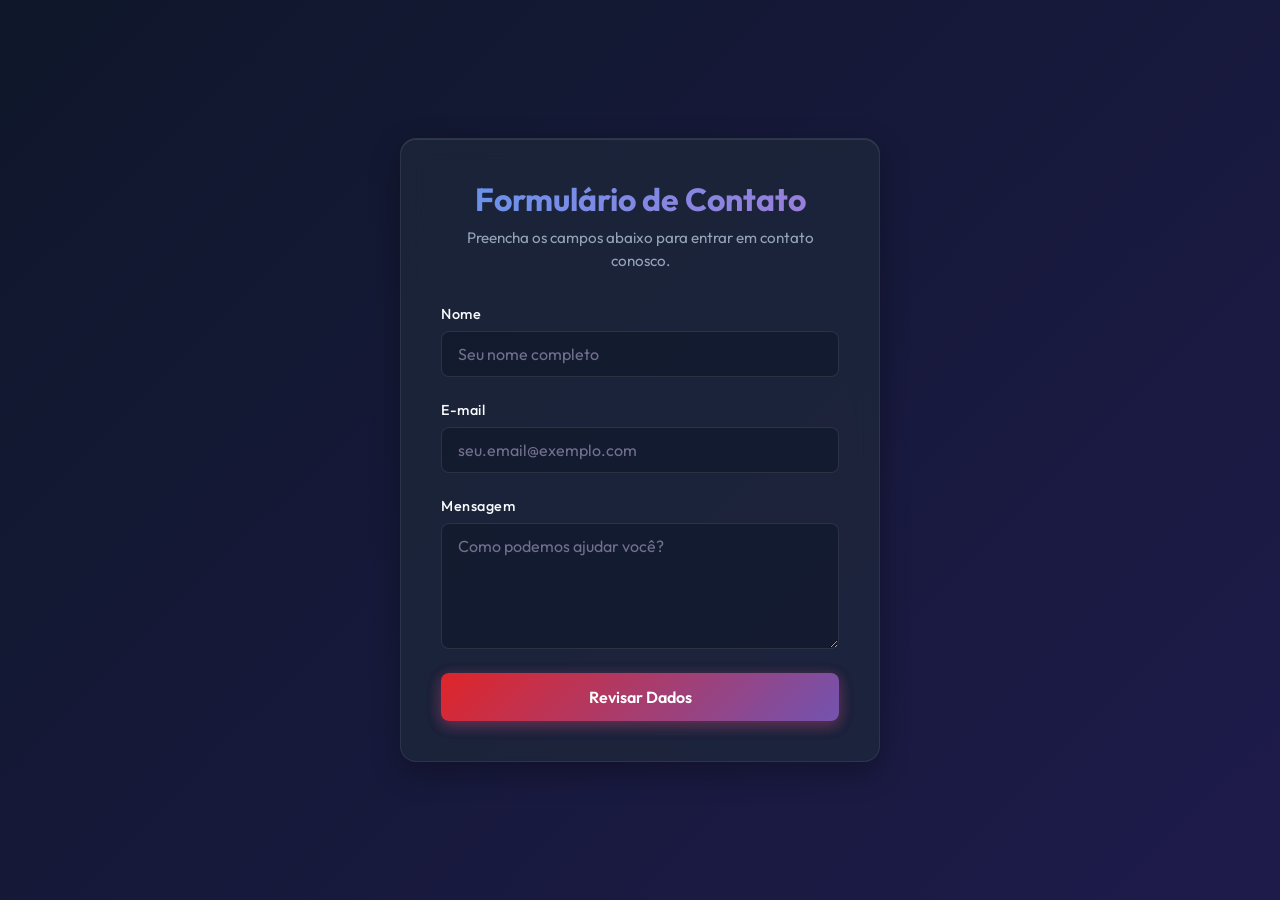
<file: N26203G/aula08a/index.html>
<!DOCTYPE html>
<html lang="pt-BR">
<head>
    <meta charset="UTF-8">
    <meta name="viewport" content="width=device-width, initial-scale=1.0">
    <title>Formulário de Contato</title>
    <!-- Google Fonts for Outfit modern typography -->
    <link rel="preconnect" href="https://fonts.googleapis.com">
    <link rel="preconnect" href="https://fonts.gstatic.com" crossorigin>
    <link href="https://fonts.googleapis.com/css2?family=Outfit:wght@300;400;500;600;700&display=swap" rel="stylesheet">
    <!-- Link to external CSS stylesheet -->
    <link rel="stylesheet" href="style.css">
</head>
<body>

    <!-- ══════════════════════════════════════
         TELA 1: Formulário de Contato
    ══════════════════════════════════════ -->
    <main class="form-container" id="tela-formulario">
        <form id="form-contato" aria-labelledby="form-title" novalidate>
            <h1 id="form-title">Formulário de Contato</h1>
            <p class="form-subtitle">Preencha os campos abaixo para entrar em contato conosco.</p>

            <div class="input-group">
                <label for="nome">Nome</label>
                <input type="text" id="nome" name="nome" autocomplete="name" required placeholder="Seu nome completo">
            </div>

            <div class="input-group">
                <label for="email">E-mail</label>
                <input type="email" id="email" name="email" autocomplete="email" required placeholder="seu.email@exemplo.com">
            </div>

            <div class="input-group">
                <label for="mensagem">Mensagem</label>
                <textarea id="mensagem" name="mensagem" rows="5" required placeholder="Como podemos ajudar você?"></textarea>
            </div>

            <button type="submit" id="btn-enviar">Revisar Dados</button>
        </form>
    </main>

    <!-- ══════════════════════════════════════
         TELA 2: Revisão dos Dados
    ══════════════════════════════════════ -->
    <main class="form-container hidden" id="tela-revisao">
        <h1 class="review-title">Revise seus Dados</h1>
        <p class="form-subtitle">Confirme as informações antes de enviar.</p>

        <div class="review-card">
            <div class="review-item">
                <span class="review-label">Nome</span>
                <span class="review-value" id="rev-nome"></span>
            </div>
            <div class="review-item">
                <span class="review-label">E-mail</span>
                <span class="review-value" id="rev-email"></span>
            </div>
            <div class="review-item">
                <span class="review-label">Mensagem</span>
                <span class="review-value" id="rev-mensagem"></span>
            </div>
        </div>

        <div class="button-group">
            <button type="button" id="btn-confirmar">✔ Confirmar e Enviar</button>
            <button type="button" id="btn-voltar-form" class="btn-secondary">← Voltar ao Formulário</button>
        </div>
    </main>

    <!-- ══════════════════════════════════════
         TELA 3: Confirmação de Envio
    ══════════════════════════════════════ -->
    <main class="form-container hidden" id="tela-sucesso">
        <div class="success-icon">✔</div>
        <h1 class="success-title">Dados Enviados!</h1>
        <p class="form-subtitle">Sua mensagem foi enviada com sucesso.<br>Entraremos em contato em breve.</p>

        <button type="button" id="btn-novo-envio">+ Enviar Novos Dados</button>
    </main>

    <!-- Link para o arquivo JavaScript -->
    <script src="formulario.js"></script>
</body>
</html>
</file>
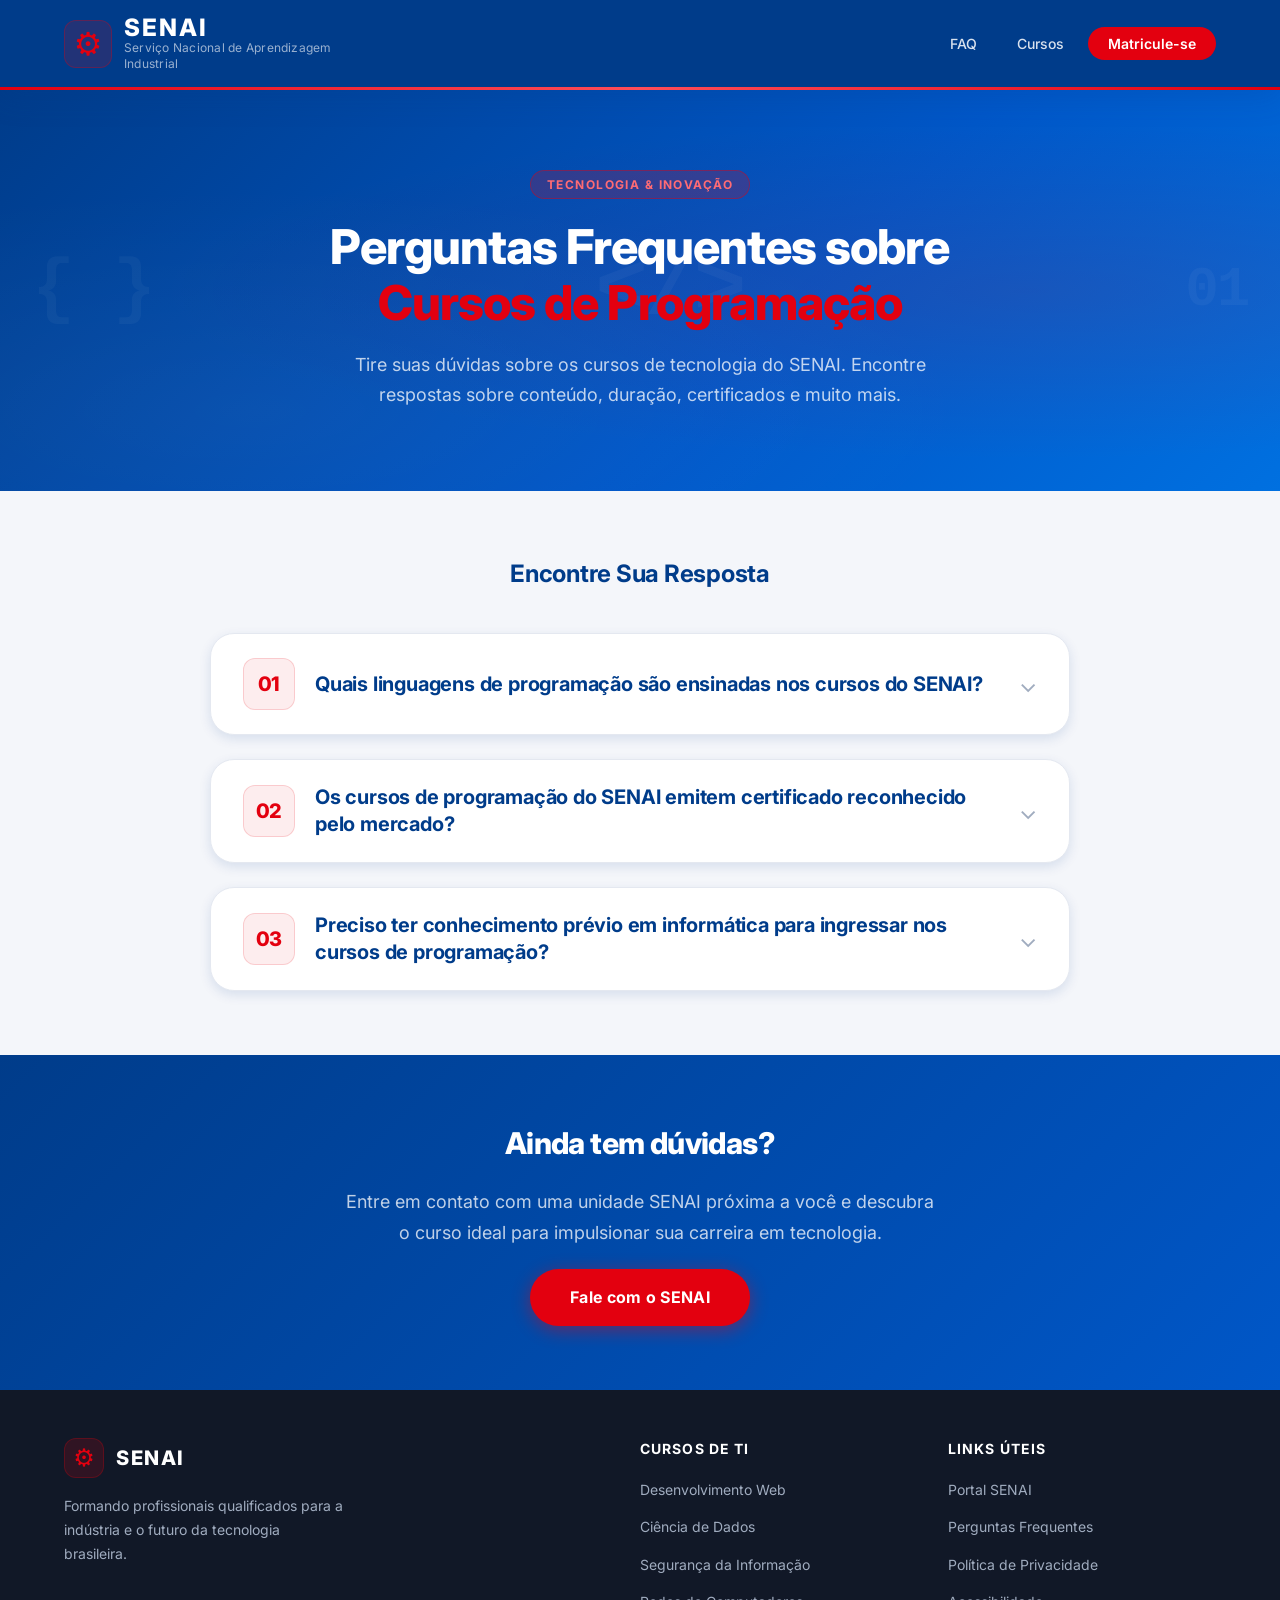
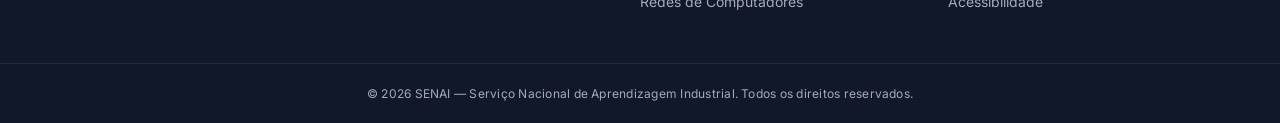
<file: N26203G/aula08exc/index.html>
<!DOCTYPE html>
<html lang="pt-BR">

<head>
  <meta charset="UTF-8" />
  <meta name="viewport" content="width=device-width, initial-scale=1.0" />
  <meta name="description"
    content="Perguntas Frequentes sobre os cursos de programação do SENAI. Tire suas dúvidas sobre tecnologia, matrículas e certificações." />
  <title>FAQ — Cursos de Programação | SENAI</title>

  <!-- Google Fonts -->
  <link rel="preconnect" href="https://fonts.googleapis.com" />
  <link rel="preconnect" href="https://fonts.gstatic.com" crossorigin />
  <link
    href="https://fonts.googleapis.com/css2?family=Inter:wght@400;500;600;700;800&display=swap"
    rel="stylesheet" />

  <link rel="stylesheet" href="style.css" />
</head>

<body>

  <!-- ===================== HEADER ===================== -->
  <header class="site-header" role="banner">
    <div class="header-container">

      <!-- Logotipo / Identidade -->
      <div class="header-brand">
        <div class="brand-logo" aria-label="Logo SENAI">
          <span class="logo-icon" aria-hidden="true">⚙</span>
          <div class="logo-text">
            <span class="logo-title">SENAI</span>
            <span class="logo-sub">Serviço Nacional de Aprendizagem Industrial</span>
          </div>
        </div>
      </div>

      <!-- Navegação principal -->
      <nav class="header-nav" aria-label="Navegação principal">
        <ul class="nav-list" role="list">
          <li><a href="#faq" class="nav-link">FAQ</a></li>
          <li><a href="#cursos" class="nav-link">Cursos</a></li>
          <li><a href="#contato" class="nav-link nav-link--cta">Matricule-se</a></li>
        </ul>
      </nav>

    </div>

    <!-- Barra de destaque vermelha decorativa -->
    <div class="header-accent" aria-hidden="true"></div>
  </header>

  <!-- ===================== MAIN ===================== -->
  <main id="faq" role="main">

    <!-- Hero / Introdução -->
    <section class="hero" aria-labelledby="hero-title">
      <div class="hero-container">
        <div class="hero-badge">Tecnologia &amp; Inovação</div>
        <h1 id="hero-title" class="hero-title">
          Perguntas Frequentes sobre<br />
          <span class="hero-highlight">Cursos de Programação</span>
        </h1>
        <p class="hero-description">
          Tire suas dúvidas sobre os cursos de tecnologia do SENAI. Encontre
          respostas sobre conteúdo, duração, certificados e muito mais.
        </p>
      </div>
      <div class="hero-decoration" aria-hidden="true">
        <span>{ }</span>
        <span>&lt;/&gt;</span>
        <span>01</span>
      </div>
    </section>

    <!-- =================== SEÇÃO FAQ =================== -->
    <section class="faq-section" aria-labelledby="faq-section-title">
      <div class="faq-container">

        <h2 id="faq-section-title" class="faq-section-title">
          Encontre Sua Resposta
        </h2>

        <!-- -------- FAQ ITEM 1 -------- -->
        <article class="faq-card" id="faq-1">

          <!-- Botão clicável: exibe a pergunta e controla o acordeão -->
          <button
            class="faq-card__toggle"
            id="faq-btn-1"
            aria-expanded="false"
            aria-controls="faq-body-1">
            <div class="faq-card__toggle-left">
              <div class="faq-card__number" aria-hidden="true">01</div>
              <h3 class="faq-card__question">
                Quais linguagens de programação são ensinadas nos cursos do SENAI?
              </h3>
            </div>
            <span class="faq-card__chevron" aria-hidden="true">&#8964;</span>
          </button>

          <!-- Corpo recolhível: resposta + feedback -->
          <div class="faq-card__body" id="faq-body-1" role="region" aria-labelledby="faq-btn-1">
            <div class="faq-card__body-inner">
              <p class="faq-card__answer">
                O SENAI oferece cursos que abrangem as principais linguagens do mercado.
                Dependendo do curso escolhido, você aprenderá <strong>HTML, CSS e JavaScript</strong>
                para desenvolvimento web, <strong>Python</strong> para ciência de dados e automação,
                <strong>Java</strong> para desenvolvimento corporativo, além de <strong>SQL</strong>
                para banco de dados. Os cursos são estruturados para ensinar tanto os fundamentos
                quanto as aplicações práticas, preparando você para as demandas reais do setor
                industrial e de serviços.
              </p>

              <div class="faq-card__feedback" aria-label="Avalie esta resposta">
                <span class="feedback-label">Esta resposta foi útil?</span>
                <div class="feedback-actions">
                  <button
                    class="btn-feedback btn-feedback--like"
                    id="like-1"
                    data-faq="1"
                    data-action="like"
                    aria-label="Curtir resposta 1"
                    title="Curtir">
                    <span class="btn-feedback__icon" aria-hidden="true">👍</span>
                    <span class="btn-feedback__count" aria-live="polite">0</span>
                  </button>
                  <button
                    class="btn-feedback btn-feedback--dislike"
                    id="dislike-1"
                    data-faq="1"
                    data-action="dislike"
                    aria-label="Descurtir resposta 1"
                    title="Descurtir">
                    <span class="btn-feedback__icon" aria-hidden="true">👎</span>
                    <span class="btn-feedback__count" aria-live="polite">0</span>
                  </button>
                </div>
              </div>
            </div>
          </div>

        </article>

        <!-- -------- FAQ ITEM 2 -------- -->
        <article class="faq-card" id="faq-2">

          <button
            class="faq-card__toggle"
            id="faq-btn-2"
            aria-expanded="false"
            aria-controls="faq-body-2">
            <div class="faq-card__toggle-left">
              <div class="faq-card__number" aria-hidden="true">02</div>
              <h3 class="faq-card__question">
                Os cursos de programação do SENAI emitem certificado reconhecido pelo mercado?
              </h3>
            </div>
            <span class="faq-card__chevron" aria-hidden="true">&#8964;</span>
          </button>

          <div class="faq-card__body" id="faq-body-2" role="region" aria-labelledby="faq-btn-2">
            <div class="faq-card__body-inner">
              <p class="faq-card__answer">
                Sim! Todos os cursos do SENAI emitem <strong>certificado de qualificação
                profissional</strong>, amplamente reconhecido pelo mercado de trabalho em todo
                o Brasil. Os cursos técnicos, por serem regulamentados pelo <strong>MEC
                (Ministério da Educação)</strong>, emitem diplomas de nível técnico com validade
                nacional. Além disso, o SENAI possui convênios com empresas parceiras que
                frequentemente recrutam diretamente de sua base de alunos, o que aumenta
                significativamente as chances de inserção no mercado após a conclusão do curso.
              </p>

              <div class="faq-card__feedback" aria-label="Avalie esta resposta">
                <span class="feedback-label">Esta resposta foi útil?</span>
                <div class="feedback-actions">
                  <button
                    class="btn-feedback btn-feedback--like"
                    id="like-2"
                    data-faq="2"
                    data-action="like"
                    aria-label="Curtir resposta 2"
                    title="Curtir">
                    <span class="btn-feedback__icon" aria-hidden="true">👍</span>
                    <span class="btn-feedback__count" aria-live="polite">0</span>
                  </button>
                  <button
                    class="btn-feedback btn-feedback--dislike"
                    id="dislike-2"
                    data-faq="2"
                    data-action="dislike"
                    aria-label="Descurtir resposta 2"
                    title="Descurtir">
                    <span class="btn-feedback__icon" aria-hidden="true">👎</span>
                    <span class="btn-feedback__count" aria-live="polite">0</span>
                  </button>
                </div>
              </div>
            </div>
          </div>

        </article>

        <!-- -------- FAQ ITEM 3 -------- -->
        <article class="faq-card" id="faq-3">

          <button
            class="faq-card__toggle"
            id="faq-btn-3"
            aria-expanded="false"
            aria-controls="faq-body-3">
            <div class="faq-card__toggle-left">
              <div class="faq-card__number" aria-hidden="true">03</div>
              <h3 class="faq-card__question">
                Preciso ter conhecimento prévio em informática para ingressar nos cursos de programação?
              </h3>
            </div>
            <span class="faq-card__chevron" aria-hidden="true">&#8964;</span>
          </button>

          <div class="faq-card__body" id="faq-body-3" role="region" aria-labelledby="faq-btn-3">
            <div class="faq-card__body-inner">
              <p class="faq-card__answer">
                Não é obrigatório ter experiência anterior em programação para a maioria dos
                cursos introdutórios do SENAI. Os cursos de <strong>nível básico</strong>, como
                "Introdução à Programação" e "Desenvolvimento Web", foram criados para quem está
                começando do zero e ensinam desde o funcionamento básico de um computador até
                a lógica de programação. Para cursos <strong>técnicos ou de especialização</strong>,
                pode ser exigido o ensino médio completo ou algum conhecimento específico. É
                recomendado verificar os pré-requisitos de cada curso diretamente no site
                oficial ou em uma unidade SENAI próxima a você.
              </p>

              <div class="faq-card__feedback" aria-label="Avalie esta resposta">
                <span class="feedback-label">Esta resposta foi útil?</span>
                <div class="feedback-actions">
                  <button
                    class="btn-feedback btn-feedback--like"
                    id="like-3"
                    data-faq="3"
                    data-action="like"
                    aria-label="Curtir resposta 3"
                    title="Curtir">
                    <span class="btn-feedback__icon" aria-hidden="true">👍</span>
                    <span class="btn-feedback__count" aria-live="polite">0</span>
                  </button>
                  <button
                    class="btn-feedback btn-feedback--dislike"
                    id="dislike-3"
                    data-faq="3"
                    data-action="dislike"
                    aria-label="Descurtir resposta 3"
                    title="Descurtir">
                    <span class="btn-feedback__icon" aria-hidden="true">👎</span>
                    <span class="btn-feedback__count" aria-live="polite">0</span>
                  </button>
                </div>
              </div>
            </div>
          </div>

        </article>

      </div><!-- /.faq-container -->
    </section>

    <!-- Chamada para ação -->
    <section class="cta-section" id="cursos" aria-labelledby="cta-title">
      <div class="cta-container">
        <h2 id="cta-title" class="cta-title">Ainda tem dúvidas?</h2>
        <p class="cta-description">
          Entre em contato com uma unidade SENAI próxima a você e descubra o curso
          ideal para impulsionar sua carreira em tecnologia.
        </p>
        <a href="#contato" class="btn-primary" id="cta-btn">Fale com o SENAI</a>
      </div>
    </section>

  </main>

  <!-- ===================== FOOTER ===================== -->
  <footer class="site-footer" id="contato" role="contentinfo">
    <div class="footer-container">

      <!-- Coluna: Identidade -->
      <div class="footer-col footer-col--brand">
        <div class="footer-brand">
          <span class="logo-icon" aria-hidden="true">⚙</span>
          <span class="logo-title">SENAI</span>
        </div>
        <p class="footer-brand-desc">
          Formando profissionais qualificados para a indústria e o futuro da tecnologia brasileira.
        </p>
      </div>

      <!-- Coluna: Cursos -->
      <div class="footer-col">
        <h3 class="footer-col__title">Cursos de TI</h3>
        <ul class="footer-list" role="list">
          <li><a href="#" class="footer-link">Desenvolvimento Web</a></li>
          <li><a href="#" class="footer-link">Ciência de Dados</a></li>
          <li><a href="#" class="footer-link">Segurança da Informação</a></li>
          <li><a href="#" class="footer-link">Redes de Computadores</a></li>
        </ul>
      </div>

      <!-- Coluna: Links úteis -->
      <div class="footer-col">
        <h3 class="footer-col__title">Links Úteis</h3>
        <ul class="footer-list" role="list">
          <li><a href="https://www.senai.br" class="footer-link" target="_blank" rel="noopener noreferrer">Portal SENAI</a></li>
          <li><a href="#faq" class="footer-link">Perguntas Frequentes</a></li>
          <li><a href="#" class="footer-link">Política de Privacidade</a></li>
          <li><a href="#" class="footer-link">Acessibilidade</a></li>
        </ul>
      </div>

    </div>

    <!-- Linha de Copyright -->
    <div class="footer-bottom">
      <p class="footer-copyright">
        &copy; <span id="footer-year"></span> SENAI — Serviço Nacional de Aprendizagem Industrial.
        Todos os direitos reservados.
      </p>
    </div>
  </footer>

  <script src="faq.js"></script>
</body>

</html>
</file>
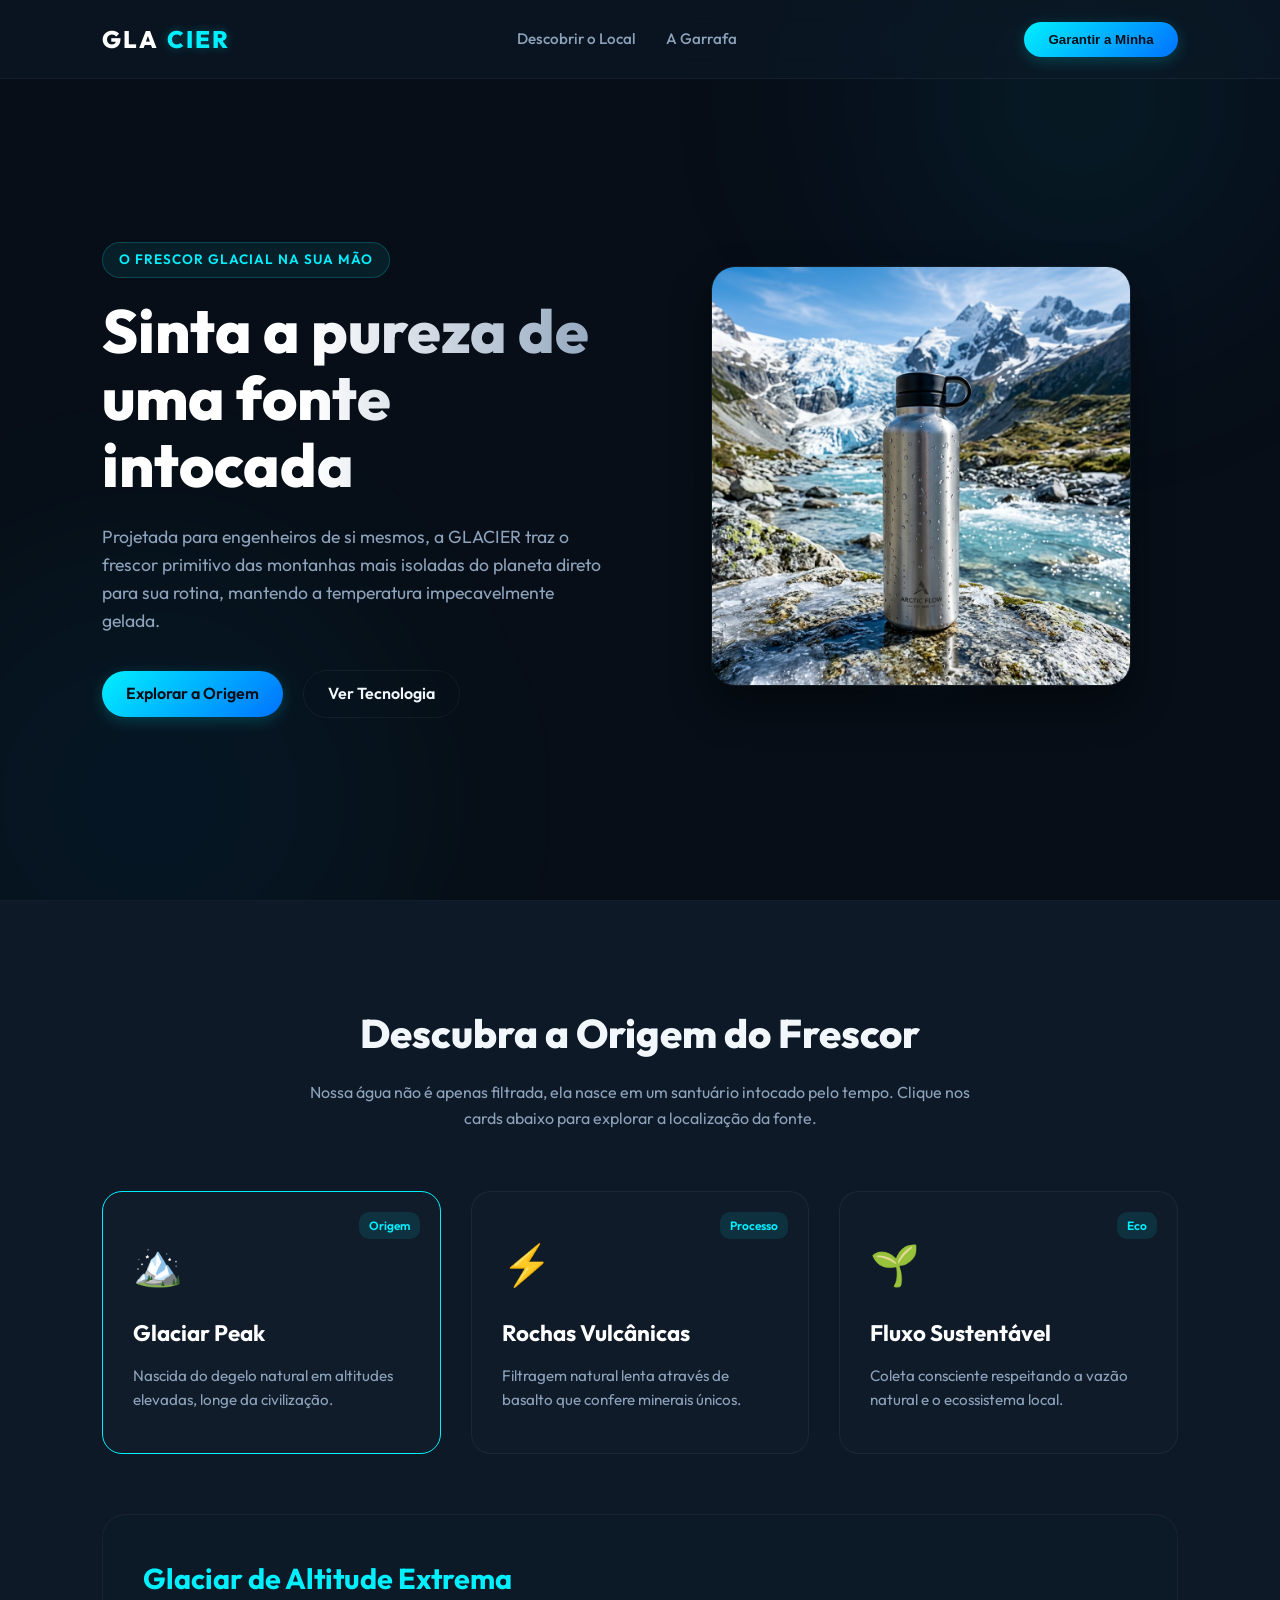
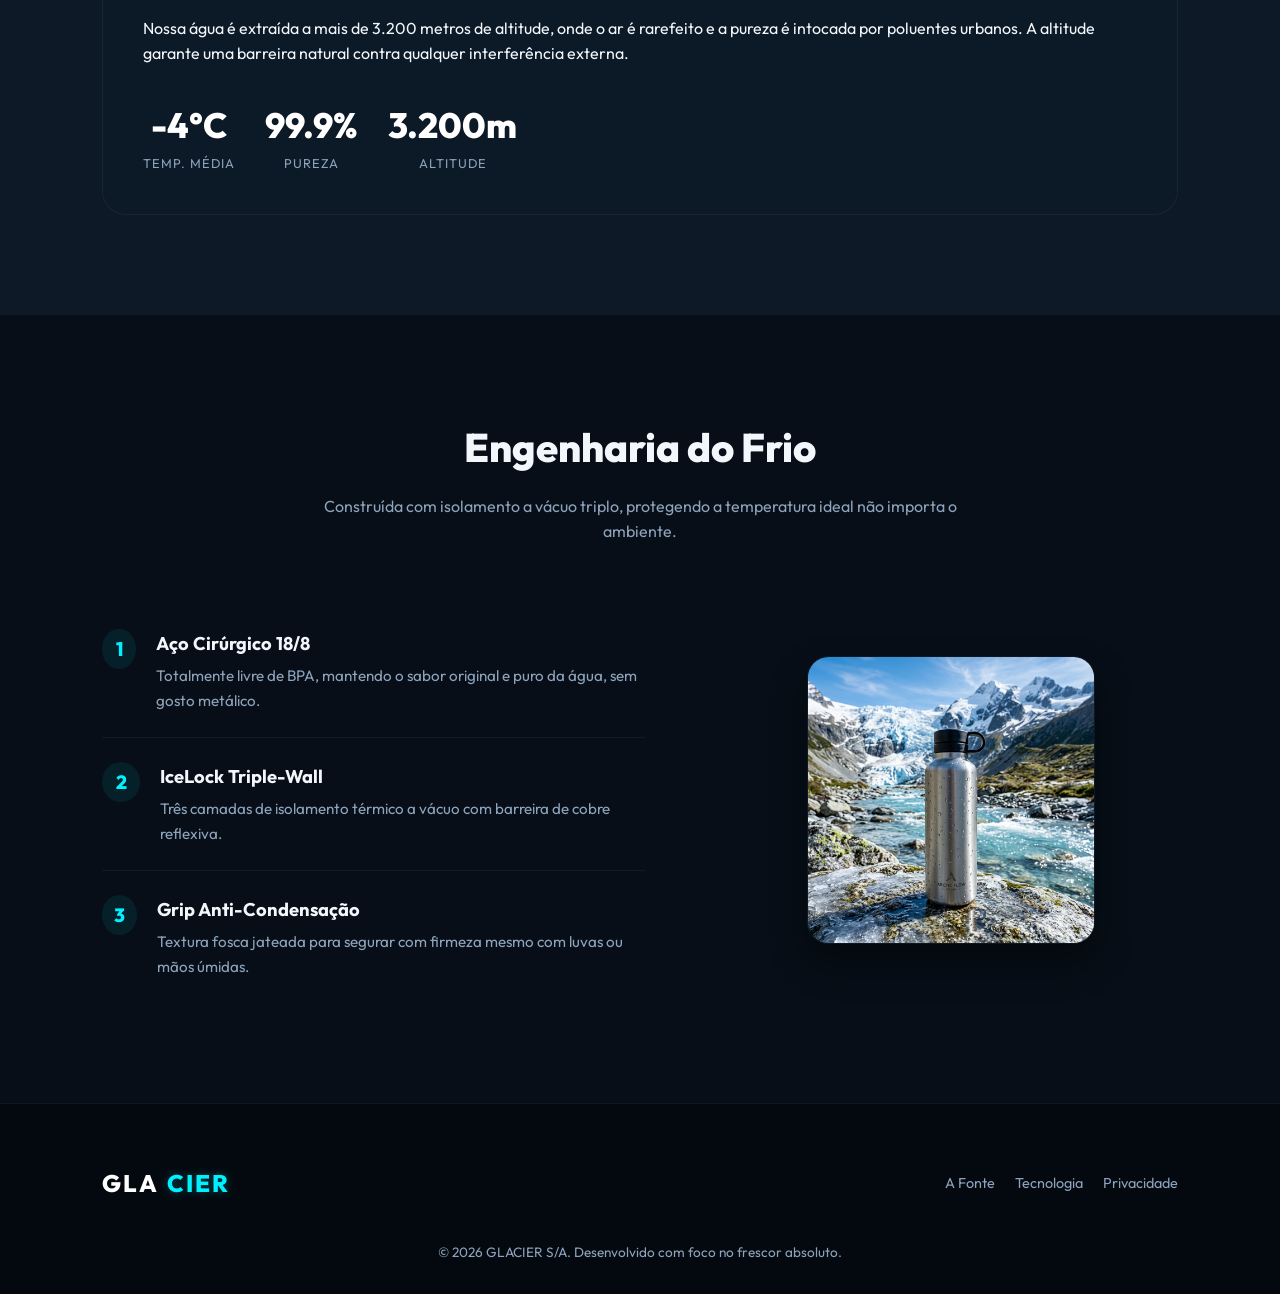
<file: N26203G/aula07a/site/index.html>
<!DOCTYPE html>
<html lang="pt-BR">
<head>
    <meta charset="UTF-8">
    <meta name="viewport" content="width=device-width, initial-scale=1.0">
    <title>GLACIER — Garrafa Térmica Ultra-Frescor</title>
    <meta name="description" content="Descubra a pureza intocada da fonte glacial. A garrafa GLACIER mantém sua água no ponto de congelamento por até 24 horas.">
    <link rel="stylesheet" href="style.css">
</head>
<body>

    <!-- Aurora Background Glows -->
    <div class="aurora-bg">
        <div class="aurora-glow aurora-glow-1"></div>
        <div class="aurora-glow aurora-glow-2"></div>
    </div>

    <!-- Header Navigation -->
    <header>
        <a href="#" class="logo">GLA<span>CIER</span></a>
        <nav>
            <a href="#descobrir">Descobrir o Local</a>
            <a href="#detalhes">A Garrafa</a>
        </nav>
        <button class="btn-cta">Garantir a Minha</button>
    </header>

    <!-- Hero Section -->
    <section class="hero">
        <div class="hero-content">
            <span class="tagline">O Frescor Glacial na Sua Mão</span>
            <h1>Sinta a pureza de uma fonte intocada</h1>
            <p>
                Projetada para engenheiros de si mesmos, a GLACIER traz o frescor primitivo das montanhas mais isoladas do planeta direto para sua rotina, mantendo a temperatura impecavelmente gelada.
            </p>
            <div class="hero-actions">
                <a href="#descobrir" class="btn-cta">Explorar a Origem</a>
                <a href="#detalhes" class="btn-secondary">Ver Tecnologia</a>
            </div>
        </div>
        
        <div class="hero-visual">
            <div class="product-image-wrapper">
                <img src="garrafa.png" alt="Garrafa GLACIER em frente ao glaciar de origem" id="main-product-img">
            </div>
        </div>
    </section>

    <!-- Discover Section -->
    <section class="discover-section" id="descobrir">
        <div class="section-header">
            <h2>Descubra a Origem do Frescor</h2>
            <p>Nossa água não é apenas filtrada, ela nasce em um santuário intocado pelo tempo. Clique nos cards abaixo para explorar a localização da fonte.</p>
        </div>

        <div class="interactive-grid">
            <div class="info-card" data-source="altitude" style="border-color: var(--accent-cyan);">
                <div class="card-badge">Origem</div>
                <div class="card-icon">🏔️</div>
                <h3>Glaciar Peak</h3>
                <p>Nascida do degelo natural em altitudes elevadas, longe da civilização.</p>
            </div>

            <div class="info-card" data-source="filtragem">
                <div class="card-badge">Processo</div>
                <div class="card-icon">⚡</div>
                <h3>Rochas Vulcânicas</h3>
                <p>Filtragem natural lenta através de basalto que confere minerais únicos.</p>
            </div>

            <div class="info-card" data-source="sustentavel">
                <div class="card-badge">Eco</div>
                <div class="card-icon">🌱</div>
                <h3>Fluxo Sustentável</h3>
                <p>Coleta consciente respeitando a vazão natural e o ecossistema local.</p>
            </div>
        </div>

        <!-- Dynamic Information Panel -->
        <div class="source-facts">
            <div class="facts-content">
                <h3 id="fact-title">Glaciar de Altitude Extrema</h3>
                <p id="fact-description">Nossa água é extraída a mais de 3.200 metros de altitude, onde o ar é rarefeito e a pureza é intocada por poluentes urbanos. A altitude garante uma barreira natural contra qualquer interferência externa.</p>
                
                <div class="facts-indicator">
                    <div class="indicator-item">
                        <div class="indicator-val" id="stat-temp">-4°C</div>
                        <div class="indicator-lbl">Temp. Média</div>
                    </div>
                    <div class="indicator-item">
                        <div class="indicator-val" id="stat-purity">99.9%</div>
                        <div class="indicator-lbl">Pureza</div>
                    </div>
                    <div class="indicator-item">
                        <div class="indicator-val" id="stat-alt">3.200m</div>
                        <div class="indicator-lbl">Altitude</div>
                    </div>
                </div>
            </div>
        </div>
    </section>

    <!-- Product Features Section -->
    <section class="specs-section" id="detalhes">
        <div class="section-header">
            <h2>Engenharia do Frio</h2>
            <p>Construída com isolamento a vácuo triplo, protegendo a temperatura ideal não importa o ambiente.</p>
        </div>

        <div class="specs-container">
            <div class="specs-list">
                <div class="spec-item">
                    <div class="spec-num">1</div>
                    <div class="spec-details">
                        <h4>Aço Cirúrgico 18/8</h4>
                        <p>Totalmente livre de BPA, mantendo o sabor original e puro da água, sem gosto metálico.</p>
                    </div>
                </div>
                
                <div class="spec-item">
                    <div class="spec-num">2</div>
                    <div class="spec-details">
                        <h4>IceLock Triple-Wall</h4>
                        <p>Três camadas de isolamento térmico a vácuo com barreira de cobre reflexiva.</p>
                    </div>
                </div>

                <div class="spec-item">
                    <div class="spec-num">3</div>
                    <div class="spec-details">
                        <h4>Grip Anti-Condensação</h4>
                        <p>Textura fosca jateada para segurar com firmeza mesmo com luvas ou mãos úmidas.</p>
                    </div>
                </div>
            </div>

            <div class="specs-visual">
                <!-- Secondary dynamic preview or visual reinforcement -->
                <div class="product-image-wrapper" style="max-width: 320px;">
                    <img src="garrafa.png" alt="Tecnologia da garrafa GLACIER" style="transform: scale(0.9);">
                </div>
            </div>
        </div>
    </section>

    <!-- Footer -->
    <footer>
        <div class="footer-content">
            <a href="#" class="logo">GLA<span>CIER</span></a>
            <div class="footer-links">
                <a href="#descobrir">A Fonte</a>
                <a href="#detalhes">Tecnologia</a>
                <a href="#">Privacidade</a>
            </div>
        </div>
        <p class="copyright">&copy; 2026 GLACIER S/A. Desenvolvido com foco no frescor absoluto.</p>
    </footer>

    <script src="app.js"></script>
</body>
</html>
</file>
<file: N26203G/aula08a/style.css>
/* Custom properties for theme colors */
:root {
    --bg-gradient: linear-gradient(135deg, #0f172a 0%, #1e1b4b 100%);
    --card-bg: rgba(30, 41, 59, 0.7);
    --card-border: rgba(255, 255, 255, 0.08);
    /* Brand Identity Colors */
    --royal-purple: #7851a9;
    --royal-purple-light: #9e7cd8;
    --royal-purple-dark: #583389;
    --mcqueen-red: #e62222;
    --mcqueen-red-light: #ff5252;
    --mcqueen-red-dark: #b81414;
    --brand-blue: #6495ED;
    --brand-blue-light: #7ab8ff;
    --brand-blue-dark: #3a7abf;
    --text-primary: #f8fafc;
    --text-secondary: #94a3b8;
    --accent-color: linear-gradient(135deg, var(--mcqueen-red) 0%, var(--royal-purple) 100%);
    --accent-hover: linear-gradient(135deg, var(--mcqueen-red-light) 0%, var(--royal-purple-light) 100%);

    --input-bg: rgba(15, 23, 42, 0.6);
    --input-border: rgba(255, 255, 255, 0.1);
        --input-focus-border: var(--brand-blue);
    --input-focus-ring: rgba(100,149,237,0.25);
    --font-sans: 'Outfit', -apple-system, BlinkMacSystemFont, "Segoe UI", Roboto, sans-serif;
}

/* Reset and base styles */
* {
    box-sizing: border-box;
    margin: 0;
    padding: 0;
}

body {
    font-family: var(--font-sans);
    background: var(--bg-gradient);
    min-height: 100vh;
    display: flex;
    justify-content: center;
    align-items: center;
    color: var(--text-primary);
    padding: 20px;
    overflow-x: hidden;
}

/* Main Container - centering and glassmorphism card */
.form-container {
    background: var(--card-bg);
    backdrop-filter: blur(12px);
    -webkit-backdrop-filter: blur(12px);
    border: 1px solid var(--card-border);
    border-radius: 16px;
    padding: 40px;
    width: 100%;
    max-width: 480px;
    box-shadow: 0 10px 30px rgba(0, 0, 0, 0.3),
        inset 0 1px 0 rgba(255, 255, 255, 0.1);
    animation: fadeIn 0.6s cubic-bezier(0.16, 1, 0.3, 1);
}

/* Heading styles */
#form-title {
    font-size: 2rem;
    font-weight: 700;
    margin-bottom: 8px;
    background: linear-gradient(135deg, var(--brand-blue) 0%, var(--royal-purple-light) 100%);
    -webkit-background-clip: text;
    -webkit-text-fill-color: transparent;
    text-align: center;
}

.form-subtitle {
    font-size: 0.95rem;
    color: var(--text-secondary);
    margin-bottom: 32px;
    text-align: center;
    line-height: 1.5;
}

/* Input groups for spacing and styling */
.input-group {
    display: flex;
    flex-direction: column;
    margin-bottom: 24px;
}

/* Accessible Labels */
.input-group label {
    font-size: 0.9rem;
    font-weight: 500;
    color: var(--text-primary);
    margin-bottom: 8px;
    letter-spacing: 0.5px;
    transition: color 0.2s ease;
}

/* Inputs and Textareas styling */
.input-group input,
.input-group textarea {
    font-family: inherit;
    font-size: 1rem;
    color: var(--text-primary);
    background: var(--input-bg);
    border: 1px solid var(--input-border);
    border-radius: 8px;
    padding: 12px 16px;
    transition: all 0.3s cubic-bezier(0.4, 0, 0.2, 1);
    outline: none;
}

    .input-group input::placeholder,
    .input-group textarea::placeholder {
        color: rgba(180, 170, 208, 0.6);
    }


/* Input states for accessibility */
.input-group input:focus,
.input-group textarea:focus {
    border-color: var(--input-focus-border);
    box-shadow: 0 0 0 4px var(--input-focus-ring);
    background: rgba(15, 23, 42, 0.8);
}

/* Change label color when corresponding field is focused */
.input-group:focus-within label {
    color: var(--brand-blue);
}

/* Submit Button + Botões primários (Confirmar, Enviar Novos Dados) */
button[type="submit"],
#btn-confirmar,
#btn-novo-envio {
    display: block;
    width: 100%;
    font-family: var(--font-sans);
    font-size: 1rem;
    font-weight: 600;
    color: #ffffff;
    background: linear-gradient(135deg, var(--mcqueen-red) 0%, var(--royal-purple) 50%, var(--brand-blue) 100%);
    background-size: 200% 200%;
    background-position: left center;
    border: none;
    border-radius: 8px;
    padding: 14px;
    cursor: pointer;
    transition: background-position 0.4s ease,
                transform 0.2s cubic-bezier(0.4, 0, 0.2, 1),
                box-shadow 0.2s cubic-bezier(0.4, 0, 0.2, 1);
    box-shadow: 0 4px 15px rgba(230, 34, 34, 0.3),
                0 4px 15px rgba(120, 81, 169, 0.2),
                0 4px 15px rgba(100, 149, 237, 0.15);
}

button[type="submit"]:hover,
#btn-confirmar:hover,
#btn-novo-envio:hover {
    background-position: right center;
    transform: translateY(-2px);
    box-shadow: 0 8px 24px rgba(230, 34, 34, 0.45),
                0 8px 24px rgba(158, 124, 216, 0.35),
                0 8px 24px rgba(100, 149, 237, 0.4);
}

button[type="submit"]:active,
#btn-confirmar:active,
#btn-novo-envio:active {
    transform: translateY(1px);
    box-shadow: 0 2px 8px rgba(230, 34, 34, 0.2),
                0 2px 8px rgba(120, 81, 169, 0.15);
}

button[type="submit"]:focus-visible,
#btn-confirmar:focus-visible,
#btn-novo-envio:focus-visible {
    outline: 2px solid var(--text-primary);
    outline-offset: 2px;
}

/* Subtly resize textareas */
textarea {
    resize: vertical;
    min-height: 120px;
}

/* Fade-in Animation */
@keyframes fadeIn {
    from {
        opacity: 0;
        transform: translateY(20px);
    }

    to {
        opacity: 1;
        transform: translateY(0);
    }
}

/* Responsive adjustments */
@media (max-width: 480px) {
    .form-container {
        width: 90%;
        padding: 24px;
    }
    }
@media (max-width: 768px) {
    .form-container {
        width: 90%;
    }
}

/* ── Utilitário: ocultar telas ────────────────────────────── */
.hidden {
    display: none !important;
}

/* ── Tela de Revisão: card de dados ──────────────────────── */
.review-title {
    font-size: 2rem;
    font-weight: 700;
    margin-bottom: 8px;
    background: linear-gradient(135deg, var(--brand-blue) 0%, var(--royal-purple-light) 100%);
    -webkit-background-clip: text;
    -webkit-text-fill-color: transparent;
    text-align: center;
}

.review-card {
    background: rgba(15, 8, 25, 0.55);
    border: 1px solid rgba(120, 81, 169, 0.25);
    border-radius: 12px;
    padding: 24px;
    margin-bottom: 28px;
    display: flex;
    flex-direction: column;
    gap: 18px;
}

.review-item {
    display: flex;
    flex-direction: column;
    gap: 4px;
}

.review-label {
    font-size: 0.78rem;
    font-weight: 600;
    letter-spacing: 1px;
    text-transform: uppercase;
    color: var(--brand-blue);
}

.review-value {
    font-size: 1rem;
    color: var(--text-primary);
    word-break: break-word;
    line-height: 1.5;
}

/* ── Dois botões lado a lado na tela de revisão ─────────── */
.button-group {
    display: flex;
    flex-direction: column;
    gap: 12px;
}

/* Botão secundário (Voltar) */
.btn-secondary {
    display: block;
    width: 100%;
    font-family: var(--font-sans);
    font-size: 1rem;
    font-weight: 600;
    color: var(--text-primary);
    background: transparent;
    border: 2px solid rgba(120, 81, 169, 0.5);
    border-radius: 8px;
    padding: 12px;
    cursor: pointer;
    transition: all 0.3s cubic-bezier(0.4, 0, 0.2, 1);
}

.btn-secondary:hover {
    border-color: var(--royal-purple-light);
    color: var(--royal-purple-light);
    background: rgba(120, 81, 169, 0.08);
    transform: translateY(-1px);
}

.btn-secondary:active {
    transform: translateY(1px);
}

/* ── Tela de Sucesso ──────────────────────────────────────── */
.success-icon {
    display: flex;
    align-items: center;
    justify-content: center;
    width: 80px;
    height: 80px;
    border-radius: 50%;
    background: linear-gradient(135deg, var(--mcqueen-red) 0%, var(--royal-purple) 100%);
    font-size: 2.2rem;
    color: #fff;
    margin: 0 auto 24px auto;
    box-shadow: 0 0 30px rgba(120, 81, 169, 0.5);
    animation: popIn 0.5s cubic-bezier(0.175, 0.885, 0.32, 1.275);
}

.success-title {
    font-size: 2rem;
    font-weight: 700;
    margin-bottom: 8px;
    background: linear-gradient(135deg, var(--mcqueen-red) 30%, var(--royal-purple-light) 100%);
    -webkit-background-clip: text;
    -webkit-text-fill-color: transparent;
    text-align: center;
}

@keyframes popIn {
    from { transform: scale(0.5); opacity: 0; }
    to   { transform: scale(1);   opacity: 1; }
}
</file>
<file: N26203G/aula08exc/style.css>
/* ==========================================================================
   SENAI FAQ — Folha de Estilos Principal
   Identidade Visual: Azul Profundo (#003C8A) + Vermelho SENAI (#E3000F)
   Tipografia: Inter (Google Fonts)
   ========================================================================== */

/* --------------------------------------------------------------------------
   1. VARIÁVEIS DE DESIGN (Design Tokens)
   -------------------------------------------------------------------------- */
:root {
  /* Paleta SENAI */
  --color-senai-red:       #E3000F;
  --color-senai-red-dark:  #B8000C;
  --color-senai-blue:      #003C8A;
  --color-senai-blue-mid:  #0057C8;
  --color-senai-blue-light:#E8F0FD;

  /* Neutros */
  --color-white:     #FFFFFF;
  --color-gray-100:  #F4F6FA;
  --color-gray-200:  #E4E8F0;
  --color-gray-400:  #A0ACBF;
  --color-gray-600:  #5C6A80;
  --color-gray-900:  #111827;

  /* Tipografia */
  --font-family-base: 'Inter', system-ui, -apple-system, sans-serif;
  --font-size-xs:   0.75rem;
  --font-size-sm:   0.875rem;
  --font-size-base: 1rem;
  --font-size-lg:   1.125rem;
  --font-size-xl:   1.25rem;
  --font-size-2xl:  1.5rem;
  --font-size-3xl:  1.875rem;
  --font-size-4xl:  2.25rem;
  --font-size-5xl:  3rem;

  /* Espaçamento */
  --space-1:  0.25rem;
  --space-2:  0.5rem;
  --space-3:  0.75rem;
  --space-4:  1rem;
  --space-5:  1.25rem;
  --space-6:  1.5rem;
  --space-8:  2rem;
  --space-10: 2.5rem;
  --space-12: 3rem;
  --space-16: 4rem;
  --space-20: 5rem;

  /* Bordas */
  --radius-sm:   0.375rem;
  --radius-md:   0.75rem;
  --radius-lg:   1rem;
  --radius-xl:   1.5rem;
  --radius-full: 9999px;

  /* Sombras */
  --shadow-sm: 0 1px 3px rgba(0, 0, 0, 0.08);
  --shadow-md: 0 4px 12px rgba(0, 60, 138, 0.12);
  --shadow-lg: 0 8px 30px rgba(0, 60, 138, 0.18);
  --shadow-xl: 0 20px 60px rgba(0, 60, 138, 0.22);

  /* Transições */
  --transition-fast: 150ms ease;
  --transition-base: 250ms ease;
  --transition-slow: 400ms ease;
}

/* --------------------------------------------------------------------------
   2. RESET E BASE
   -------------------------------------------------------------------------- */
*,
*::before,
*::after {
  box-sizing: border-box;
  margin: 0;
  padding: 0;
}

html {
  scroll-behavior: smooth;
  font-size: 16px;
}

body {
  font-family: var(--font-family-base);
  font-size: var(--font-size-base);
  color: var(--color-gray-900);
  background-color: var(--color-gray-100);
  line-height: 1.6;
  -webkit-font-smoothing: antialiased;
}

img, svg {
  display: block;
  max-width: 100%;
}

a {
  color: inherit;
  text-decoration: none;
}

ul, ol {
  list-style: none;
}

/* --------------------------------------------------------------------------
   3. HEADER
   -------------------------------------------------------------------------- */
.site-header {
  position: sticky;
  top: 0;
  z-index: 100;
  background-color: var(--color-senai-blue);
  box-shadow: var(--shadow-lg);
}

.header-container {
  max-width: 1200px;
  margin: 0 auto;
  padding: var(--space-4) var(--space-6);
  display: flex;
  align-items: center;
  justify-content: space-between;
  gap: var(--space-8);
}

.header-brand { flex-shrink: 0; }

.brand-logo {
  display: flex;
  align-items: center;
  gap: var(--space-3);
  cursor: default;
}

.logo-icon {
  font-size: 2rem;
  color: var(--color-senai-red);
  display: flex;
  align-items: center;
  justify-content: center;
  width: 48px;
  height: 48px;
  background: rgba(227, 0, 15, 0.15);
  border-radius: var(--radius-md);
  border: 1px solid rgba(227, 0, 15, 0.3);
}

.logo-text {
  display: flex;
  flex-direction: column;
}

.logo-title {
  font-size: var(--font-size-2xl);
  font-weight: 800;
  color: var(--color-white);
  letter-spacing: 0.08em;
  line-height: 1;
}

.logo-sub {
  font-size: var(--font-size-xs);
  color: rgba(255, 255, 255, 0.6);
  font-weight: 400;
  letter-spacing: 0.02em;
  line-height: 1.3;
  max-width: 220px;
}

/* Navegação */
.header-nav {
  flex: 1;
  display: flex;
  justify-content: flex-end;
}

.nav-list {
  display: flex;
  align-items: center;
  gap: var(--space-2);
}

.nav-link {
  padding: var(--space-2) var(--space-4);
  border-radius: var(--radius-full);
  font-size: var(--font-size-sm);
  font-weight: 500;
  color: rgba(255, 255, 255, 0.85);
  transition: background-color var(--transition-fast), color var(--transition-fast);
}

.nav-link:hover,
.nav-link:focus-visible {
  background-color: rgba(255, 255, 255, 0.12);
  color: var(--color-white);
  outline: none;
}

.nav-link--cta {
  background-color: var(--color-senai-red);
  color: var(--color-white);
  font-weight: 600;
  padding: var(--space-2) var(--space-5);
}

.nav-link--cta:hover,
.nav-link--cta:focus-visible {
  background-color: var(--color-senai-red-dark);
  color: var(--color-white);
}

/* Barra decorativa vermelha */
.header-accent {
  height: 3px;
  background: linear-gradient(
    to right,
    var(--color-senai-red),
    #ff4d58,
    var(--color-senai-red)
  );
}

/* --------------------------------------------------------------------------
   4. HERO SECTION
   -------------------------------------------------------------------------- */
.hero {
  position: relative;
  background: linear-gradient(
    135deg,
    var(--color-senai-blue) 0%,
    var(--color-senai-blue-mid) 60%,
    #0070e0 100%
  );
  padding: var(--space-20) var(--space-6);
  overflow: hidden;
}

.hero::before {
  content: '';
  position: absolute;
  inset: 0;
  background:
    radial-gradient(ellipse at 80% 50%, rgba(227, 0, 15, 0.1) 0%, transparent 60%),
    radial-gradient(ellipse at 20% 80%, rgba(255, 255, 255, 0.04) 0%, transparent 50%);
  pointer-events: none;
}

.hero-container {
  position: relative;
  z-index: 1;
  max-width: 1200px;
  margin: 0 auto;
  text-align: center;
}

.hero-badge {
  display: inline-block;
  background: rgba(227, 0, 15, 0.2);
  border: 1px solid rgba(227, 0, 15, 0.4);
  color: #ff6b74;
  font-size: var(--font-size-xs);
  font-weight: 700;
  letter-spacing: 0.12em;
  text-transform: uppercase;
  padding: var(--space-1) var(--space-4);
  border-radius: var(--radius-full);
  margin-bottom: var(--space-5);
}

.hero-title {
  font-size: clamp(var(--font-size-3xl), 5vw, var(--font-size-5xl));
  font-weight: 800;
  color: var(--color-white);
  line-height: 1.15;
  margin-bottom: var(--space-5);
  letter-spacing: -0.02em;
}

.hero-highlight {
  color: var(--color-senai-red);
  position: relative;
}

.hero-description {
  font-size: var(--font-size-lg);
  color: rgba(255, 255, 255, 0.75);
  max-width: 640px;
  margin: 0 auto;
  font-weight: 400;
  line-height: 1.7;
}

/* Decoração de código flutuante */
.hero-decoration {
  position: absolute;
  inset: 0;
  pointer-events: none;
  z-index: 0;
  display: flex;
  align-items: center;
  justify-content: space-between;
  padding: var(--space-8) var(--space-8);
}

.hero-decoration span {
  font-size: 4.5rem;
  font-weight: 800;
  color: rgba(255, 255, 255, 0.04);
  font-family: 'Courier New', monospace;
  letter-spacing: -0.04em;
  animation: float 6s ease-in-out infinite;
  user-select: none;
}

.hero-decoration span:nth-child(2) { animation-delay: 2s; font-size: 5.5rem; }
.hero-decoration span:nth-child(3) { animation-delay: 4s; font-size: 3.5rem; }

@keyframes float {
  0%, 100% { transform: translateY(0); }
  50%       { transform: translateY(-14px); }
}

/* --------------------------------------------------------------------------
   5. SEÇÃO FAQ
   -------------------------------------------------------------------------- */
.faq-section {
  padding: var(--space-16) var(--space-6);
}

.faq-container {
  max-width: 860px;
  margin: 0 auto;
  display: flex;
  flex-direction: column;
  gap: var(--space-6);
}

.faq-section-title {
  font-size: var(--font-size-2xl);
  font-weight: 700;
  color: var(--color-senai-blue);
  text-align: center;
  margin-bottom: var(--space-4);
  letter-spacing: -0.01em;
}

/* --------------------------------------------------------------------------
   6. FAQ CARD — Acordeão
   -------------------------------------------------------------------------- */
.faq-card {
  background: var(--color-white);
  border-radius: var(--radius-xl);
  box-shadow: var(--shadow-md);
  border: 1px solid var(--color-gray-200);
  overflow: hidden;
  transition: box-shadow var(--transition-base), transform var(--transition-base);
  animation: slideUp var(--transition-slow) both;
}

.faq-card:hover {
  box-shadow: var(--shadow-lg);
  transform: translateY(-2px);
}

.faq-card:nth-child(2) { animation-delay: 100ms; }
.faq-card:nth-child(3) { animation-delay: 200ms; }
.faq-card:nth-child(4) { animation-delay: 300ms; }

@keyframes slideUp {
  from { opacity: 0; transform: translateY(20px); }
  to   { opacity: 1; transform: translateY(0); }
}

/* — Botão de toggle (cabeçalho clicável) — */
.faq-card__toggle {
  width: 100%;
  display: flex;
  align-items: center;
  justify-content: space-between;
  gap: var(--space-4);
  padding: var(--space-6) var(--space-8);
  background: transparent;
  border: none;
  cursor: pointer;
  font-family: var(--font-family-base);
  text-align: left;
  transition: background-color var(--transition-fast);
}

.faq-card__toggle:hover {
  background: var(--color-gray-100);
}

.faq-card__toggle:focus-visible {
  outline: 2px solid var(--color-senai-blue);
  outline-offset: -2px;
}

/* Card aberto: destaca o cabeçalho */
.faq-card.is-open .faq-card__toggle {
  background: var(--color-senai-blue-light);
}

/* Lado esquerdo: número + pergunta */
.faq-card__toggle-left {
  display: flex;
  align-items: center;
  gap: var(--space-5);
  flex: 1;
}

/* Número decorativo */
.faq-card__number {
  font-size: var(--font-size-xl);
  font-weight: 800;
  color: var(--color-senai-red);
  background: rgba(227, 0, 15, 0.07);
  border: 1px solid rgba(227, 0, 15, 0.15);
  border-radius: var(--radius-md);
  width: 52px;
  height: 52px;
  min-width: 52px;
  display: flex;
  align-items: center;
  justify-content: center;
  flex-shrink: 0;
  letter-spacing: -0.02em;
  transition: background-color var(--transition-base), color var(--transition-base);
}

/* Número ativo quando aberto */
.faq-card.is-open .faq-card__number {
  background: var(--color-senai-blue);
  color: var(--color-white);
  border-color: var(--color-senai-blue);
}

.faq-card__question {
  font-size: var(--font-size-xl);
  font-weight: 700;
  color: var(--color-senai-blue);
  line-height: 1.35;
  letter-spacing: -0.01em;
  margin: 0;
}

/* Chevron indicador de estado */
.faq-card__chevron {
  font-size: 1.5rem;
  color: var(--color-gray-400);
  flex-shrink: 0;
  transition: transform var(--transition-base), color var(--transition-base);
  line-height: 1;
  display: flex;
  align-items: center;
}

.faq-card.is-open .faq-card__chevron {
  transform: rotate(180deg);
  color: var(--color-senai-blue);
}

/* — Corpo recolhível — */
.faq-card__body {
  display: grid;
  grid-template-rows: 0fr;               /* fechado: altura zero */
  transition: grid-template-rows var(--transition-slow);
  border-top: 0px solid var(--color-gray-200);
  transition:
    grid-template-rows var(--transition-slow),
    border-top-width var(--transition-slow);
}

.faq-card.is-open .faq-card__body {
  grid-template-rows: 1fr;              /* aberto: altura natural */
  border-top-width: 1px;
}

/* Wrapper interno necessário para a técnica grid-template-rows */
.faq-card__body-inner {
  overflow: hidden;
  display: flex;
  flex-direction: column;
}

/* Resposta */
.faq-card__answer {
  font-size: var(--font-size-base);
  color: var(--color-gray-600);
  line-height: 1.75;
  padding: var(--space-6) var(--space-8) var(--space-4);
}

.faq-card__answer strong {
  color: var(--color-gray-900);
  font-weight: 600;
}

/* --------------------------------------------------------------------------
   7. FEEDBACK (LIKE / DISLIKE)
   -------------------------------------------------------------------------- */
.faq-card__feedback {
  display: flex;
  align-items: center;
  justify-content: space-between;
  flex-wrap: wrap;
  gap: var(--space-3);
  padding: var(--space-4) var(--space-8);
  background: var(--color-gray-100);
}

.feedback-label {
  font-size: var(--font-size-sm);
  color: var(--color-gray-600);
  font-weight: 500;
}

.feedback-actions {
  display: flex;
  align-items: center;
  gap: var(--space-2);
}

/* Botões de feedback */
.btn-feedback {
  display: inline-flex;
  align-items: center;
  gap: var(--space-2);
  padding: var(--space-2) var(--space-4);
  border: 1.5px solid rgba(0, 0, 0, 0.25);    /* borda preta leve */
  border-radius: var(--radius-full);
  background: var(--color-white);
  cursor: pointer;
  font-family: var(--font-family-base);
  font-size: var(--font-size-sm);
  font-weight: 600;
  color: var(--color-gray-600);
  transition:
    background-color var(--transition-fast),
    border-color var(--transition-fast),
    color var(--transition-fast),
    transform var(--transition-fast),
    box-shadow var(--transition-fast);
  user-select: none;
}

.btn-feedback:hover {
  border-color: rgba(0, 0, 0, 0.45);
  color: var(--color-gray-900);
  box-shadow: var(--shadow-sm);
}

.btn-feedback:focus-visible {
  outline: 2px solid var(--color-senai-blue);
  outline-offset: 2px;
}

.btn-feedback:active {
  transform: scale(0.95);
}

.btn-feedback__icon { font-size: 1rem; line-height: 1; }
.btn-feedback__count { min-width: 1ch; line-height: 1; }

/* Estado: curtido */
.btn-feedback--like.is-active {
  background: rgba(0, 60, 138, 0.08);
  border-color: var(--color-senai-blue);
  color: var(--color-senai-blue);
}

/* Estado: descurtido */
.btn-feedback--dislike.is-active {
  background: rgba(227, 0, 15, 0.07);
  border-color: var(--color-senai-red);
  color: var(--color-senai-red);
}

/* Animação de "pop" ao clicar */
.btn-feedback.pop {
  animation: pop var(--transition-base);
}

@keyframes pop {
  0%   { transform: scale(1); }
  40%  { transform: scale(1.2); }
  100% { transform: scale(1); }
}

/* --------------------------------------------------------------------------
   8. CTA SECTION
   -------------------------------------------------------------------------- */
.cta-section {
  padding: var(--space-16) var(--space-6);
  background: linear-gradient(
    135deg,
    var(--color-senai-blue) 0%,
    var(--color-senai-blue-mid) 100%
  );
  text-align: center;
}

.cta-container {
  max-width: 600px;
  margin: 0 auto;
  display: flex;
  flex-direction: column;
  align-items: center;
  gap: var(--space-5);
}

.cta-title {
  font-size: var(--font-size-3xl);
  font-weight: 800;
  color: var(--color-white);
  letter-spacing: -0.02em;
}

.cta-description {
  font-size: var(--font-size-lg);
  color: rgba(255, 255, 255, 0.75);
  line-height: 1.7;
}

.btn-primary {
  display: inline-flex;
  align-items: center;
  justify-content: center;
  padding: var(--space-4) var(--space-10);
  background: var(--color-senai-red);
  color: var(--color-white);
  font-family: var(--font-family-base);
  font-size: var(--font-size-base);
  font-weight: 700;
  border-radius: var(--radius-full);
  border: none;
  cursor: pointer;
  text-decoration: none;
  letter-spacing: 0.02em;
  transition:
    background-color var(--transition-fast),
    box-shadow var(--transition-fast),
    transform var(--transition-fast);
  box-shadow: 0 4px 18px rgba(227, 0, 15, 0.45);
}

.btn-primary:hover,
.btn-primary:focus-visible {
  background: var(--color-senai-red-dark);
  box-shadow: 0 6px 24px rgba(227, 0, 15, 0.6);
  transform: translateY(-2px);
  outline: none;
}

.btn-primary:active {
  transform: translateY(0);
}

/* --------------------------------------------------------------------------
   9. FOOTER
   -------------------------------------------------------------------------- */
.site-footer {
  background: var(--color-gray-900);
  color: var(--color-white);
  padding-top: var(--space-12);
}

.footer-container {
  max-width: 1200px;
  margin: 0 auto;
  padding: 0 var(--space-6) var(--space-12);
  display: grid;
  grid-template-columns: 2fr 1fr 1fr;
  gap: var(--space-10);
}

.footer-col--brand {
  display: flex;
  flex-direction: column;
  gap: var(--space-4);
}

.footer-brand {
  display: flex;
  align-items: center;
  gap: var(--space-3);
}

.footer-brand .logo-icon {
  font-size: 1.5rem;
  width: 40px;
  height: 40px;
  background: rgba(227, 0, 15, 0.15);
  border-color: rgba(227, 0, 15, 0.25);
}

.footer-brand .logo-title {
  font-size: var(--font-size-xl);
}

.footer-brand-desc {
  font-size: var(--font-size-sm);
  color: var(--color-gray-400);
  line-height: 1.7;
  max-width: 280px;
}

.footer-col__title {
  font-size: var(--font-size-sm);
  font-weight: 700;
  color: var(--color-white);
  letter-spacing: 0.08em;
  text-transform: uppercase;
  margin-bottom: var(--space-4);
}

.footer-list {
  display: flex;
  flex-direction: column;
  gap: var(--space-3);
}

.footer-link {
  font-size: var(--font-size-sm);
  color: var(--color-gray-400);
  transition: color var(--transition-fast);
}

.footer-link:hover,
.footer-link:focus-visible {
  color: var(--color-white);
  outline: none;
}

.footer-bottom {
  border-top: 1px solid rgba(255, 255, 255, 0.08);
  padding: var(--space-5) var(--space-6);
  text-align: center;
}

.footer-copyright {
  font-size: var(--font-size-xs);
  color: var(--color-gray-400);
  letter-spacing: 0.02em;
}

/* --------------------------------------------------------------------------
   10. RESPONSIVIDADE
   -------------------------------------------------------------------------- */
@media (max-width: 900px) {
  .footer-container {
    grid-template-columns: 1fr 1fr;
  }

  .footer-col--brand {
    grid-column: 1 / -1;
  }
}

@media (max-width: 640px) {
  .header-container {
    flex-direction: column;
    gap: var(--space-4);
    text-align: center;
  }

  .logo-sub { display: none; }

  .nav-list { gap: var(--space-1); }

  .nav-link {
    padding: var(--space-2) var(--space-3);
    font-size: var(--font-size-xs);
  }

  .faq-card__toggle {
    padding: var(--space-4) var(--space-5);
  }

  .faq-card__toggle-left {
    gap: var(--space-3);
  }

  .faq-card__number {
    width: 40px;
    height: 40px;
    min-width: 40px;
    font-size: var(--font-size-base);
  }

  .faq-card__question {
    font-size: var(--font-size-lg);
  }

  .faq-card__answer {
    padding: var(--space-4) var(--space-5) var(--space-3);
  }

  .faq-card__feedback {
    flex-direction: column;
    align-items: flex-start;
    padding: var(--space-4) var(--space-5);
  }

  .footer-container {
    grid-template-columns: 1fr;
  }

  .hero-decoration span { display: none; }
}
</file>
<file: N26203G/aula07a/site/style.css>
@import url('https://fonts.googleapis.com/css2?family=Outfit:wght@300;400;600;800&display=swap');

:root {
    --bg-primary: #070e17;
    --bg-secondary: #0d1927;
    --accent-cyan: #00f0ff;
    --accent-blue: #0072ff;
    --accent-glow: rgba(0, 240, 255, 0.3);
    --text-primary: #f2f7fc;
    --text-secondary: #8da2bb;
    --glass-bg: rgba(13, 25, 39, 0.6);
    --glass-border: rgba(255, 255, 255, 0.05);
    --font-main: 'Outfit', sans-serif;
    --transition: all 0.4s cubic-bezier(0.16, 1, 0.3, 1);
}

* {
    margin: 0;
    padding: 0;
    box-sizing: border-box;
}

html {
    scroll-behavior: smooth;
}

body {
    background-color: var(--bg-primary);
    color: var(--text-primary);
    font-family: var(--font-main);
    overflow-x: hidden;
    line-height: 1.6;
}

/* Background effects */
.aurora-bg {
    position: fixed;
    top: 0;
    left: 0;
    width: 100%;
    height: 100%;
    z-index: -1;
    overflow: hidden;
    pointer-events: none;
}

.aurora-glow {
    position: absolute;
    width: 600px;
    height: 600px;
    background: radial-gradient(circle, rgba(0, 240, 255, 0.08) 0%, rgba(0, 114, 255, 0.03) 50%, transparent 100%);
    border-radius: 50%;
    filter: blur(80px);
    animation: floatGlow 15s infinite alternate;
}

.aurora-glow-1 {
    top: -200px;
    right: -100px;
    animation-delay: 0s;
}

.aurora-glow-2 {
    bottom: -200px;
    left: -150px;
    background: radial-gradient(circle, rgba(0, 114, 255, 0.08) 0%, rgba(0, 240, 255, 0.03) 50%, transparent 100%);
    animation-delay: 4s;
}

@keyframes floatGlow {
    0% { transform: translate(0, 0) scale(1); }
    100% { transform: translate(50px, 50px) scale(1.1); }
}

/* Header */
header {
    position: fixed;
    top: 0;
    left: 0;
    width: 100%;
    padding: 20px 8%;
    background: var(--glass-bg);
    backdrop-filter: blur(12px);
    -webkit-backdrop-filter: blur(12px);
    border-bottom: 1px solid var(--glass-border);
    display: flex;
    justify-content: space-between;
    align-items: center;
    z-index: 100;
}

.logo {
    font-size: 1.5rem;
    font-weight: 800;
    letter-spacing: 2px;
    color: #fff;
    display: flex;
    align-items: center;
    gap: 8px;
    text-decoration: none;
}

.logo span {
    color: var(--accent-cyan);
    text-shadow: 0 0 10px var(--accent-glow);
}

nav {
    display: flex;
    gap: 30px;
    align-items: center;
}

nav a {
    color: var(--text-secondary);
    text-decoration: none;
    font-weight: 500;
    transition: var(--transition);
    font-size: 0.95rem;
}

nav a:hover {
    color: var(--accent-cyan);
    text-shadow: 0 0 8px var(--accent-glow);
}

.btn-cta {
    background: linear-gradient(135deg, var(--accent-cyan) 0%, var(--accent-blue) 100%);
    color: #070e17;
    padding: 10px 24px;
    border-radius: 50px;
    text-decoration: none;
    font-weight: 600;
    box-shadow: 0 4px 15px rgba(0, 240, 255, 0.2);
    transition: var(--transition);
    border: none;
    cursor: pointer;
}

.btn-cta:hover {
    transform: translateY(-2px);
    box-shadow: 0 6px 20px rgba(0, 240, 255, 0.4);
}

/* Hero Section */
.hero {
    min-height: 100vh;
    padding: 140px 8% 80px 8%;
    display: flex;
    align-items: center;
    justify-content: space-between;
    gap: 50px;
    position: relative;
}

.hero-content {
    flex: 1;
    max-width: 600px;
}

.tagline {
    display: inline-block;
    padding: 6px 16px;
    background: rgba(0, 240, 255, 0.08);
    border: 1px solid rgba(0, 240, 255, 0.2);
    border-radius: 30px;
    color: var(--accent-cyan);
    font-size: 0.85rem;
    font-weight: 600;
    text-transform: uppercase;
    letter-spacing: 1px;
    margin-bottom: 20px;
}

.hero-content h1 {
    font-size: 3.8rem;
    line-height: 1.1;
    font-weight: 800;
    margin-bottom: 24px;
    background: linear-gradient(to right, #fff 40%, var(--text-secondary) 100%);
    -webkit-background-clip: text;
    -webkit-text-fill-color: transparent;
}

.hero-content p {
    font-size: 1.1rem;
    color: var(--text-secondary);
    margin-bottom: 35px;
}

.hero-actions {
    display: flex;
    gap: 20px;
    align-items: center;
}

.btn-secondary {
    background: transparent;
    color: var(--text-primary);
    padding: 10px 24px;
    border-radius: 50px;
    text-decoration: none;
    font-weight: 600;
    border: 1px solid var(--glass-border);
    transition: var(--transition);
}

.btn-secondary:hover {
    background: rgba(255, 255, 255, 0.03);
    border-color: var(--accent-cyan);
}

.hero-visual {
    flex: 1;
    display: flex;
    justify-content: center;
    align-items: center;
    position: relative;
}

.product-image-wrapper {
    position: relative;
    width: 100%;
    max-width: 420px;
}

.product-image-wrapper img {
    width: 100%;
    height: auto;
    border-radius: 24px;
    box-shadow: 0 20px 40px rgba(0, 0, 0, 0.4);
    transition: var(--transition);
    border: 1px solid rgba(255, 255, 255, 0.05);
}

.product-image-wrapper::before {
    content: '';
    position: absolute;
    top: -20px;
    left: -20px;
    right: -20px;
    bottom: -20px;
    border-radius: 30px;
    background: radial-gradient(circle, rgba(0, 240, 255, 0.15) 0%, transparent 70%);
    z-index: -1;
}

/* Discover Section */
.discover-section {
    padding: 100px 8%;
    background-color: var(--bg-secondary);
    position: relative;
    border-top: 1px solid rgba(255, 255, 255, 0.02);
}

.section-header {
    text-align: center;
    max-width: 700px;
    margin: 0 auto 60px auto;
}

.section-header h2 {
    font-size: 2.5rem;
    font-weight: 800;
    margin-bottom: 15px;
}

.section-header p {
    color: var(--text-secondary);
}

.interactive-grid {
    display: grid;
    grid-template-columns: repeat(auto-fit, minmax(300px, 1fr));
    gap: 30px;
    margin-top: 40px;
}

.info-card {
    background: rgba(255, 255, 255, 0.01);
    border: 1px solid var(--glass-border);
    border-radius: 20px;
    padding: 40px 30px;
    transition: var(--transition);
    cursor: pointer;
    position: relative;
    overflow: hidden;
}

.info-card:hover {
    transform: translateY(-8px);
    background: rgba(255, 255, 255, 0.02);
    border-color: rgba(0, 240, 255, 0.3);
    box-shadow: 0 15px 30px rgba(0, 240, 255, 0.05);
}

.card-icon {
    font-size: 2.5rem;
    margin-bottom: 20px;
}

.info-card h3 {
    font-size: 1.4rem;
    margin-bottom: 12px;
    color: #fff;
}

.info-card p {
    color: var(--text-secondary);
    font-size: 0.95rem;
}

.card-badge {
    position: absolute;
    top: 20px;
    right: 20px;
    background: rgba(0, 240, 255, 0.1);
    color: var(--accent-cyan);
    padding: 4px 10px;
    border-radius: 10px;
    font-size: 0.75rem;
    font-weight: 600;
}

/* Detail Modal Style (Simple simulation using interactive display) */
.source-facts {
    margin-top: 60px;
    background: var(--glass-bg);
    border: 1px solid var(--glass-border);
    border-radius: 24px;
    padding: 40px;
    display: flex;
    align-items: center;
    gap: 40px;
}

.facts-content {
    flex: 1;
}

.facts-content h3 {
    font-size: 1.8rem;
    margin-bottom: 15px;
    color: var(--accent-cyan);
}

.facts-indicator {
    display: flex;
    gap: 30px;
    margin-top: 30px;
}

.indicator-item {
    text-align: center;
}

.indicator-val {
    font-size: 2.2rem;
    font-weight: 800;
    color: #fff;
}

.indicator-lbl {
    font-size: 0.8rem;
    text-transform: uppercase;
    letter-spacing: 1px;
    color: var(--text-secondary);
}

/* Tech Specs Section */
.specs-section {
    padding: 100px 8%;
    background-color: var(--bg-primary);
}

.specs-container {
    display: flex;
    align-items: center;
    gap: 80px;
}

.specs-visual {
    flex: 1;
    display: flex;
    justify-content: center;
}

.specs-list {
    flex: 1.2;
}

.spec-item {
    display: flex;
    align-items: flex-start;
    gap: 20px;
    padding: 24px 0;
    border-bottom: 1px solid rgba(255, 255, 255, 0.05);
}

.spec-item:last-child {
    border: none;
}

.spec-num {
    font-size: 1.2rem;
    font-weight: 800;
    color: var(--accent-cyan);
    background: rgba(0, 240, 255, 0.08);
    width: 40px;
    height: 40px;
    border-radius: 50%;
    display: flex;
    align-items: center;
    justify-content: center;
}

.spec-details h4 {
    font-size: 1.15rem;
    margin-bottom: 6px;
}

.spec-details p {
    color: var(--text-secondary);
    font-size: 0.95rem;
}

/* Footer */
footer {
    padding: 60px 8% 30px 8%;
    background-color: #04090f;
    border-top: 1px solid var(--glass-border);
    text-align: center;
}

.footer-content {
    display: flex;
    justify-content: space-between;
    align-items: center;
    margin-bottom: 40px;
    flex-wrap: wrap;
    gap: 20px;
}

.footer-links {
    display: flex;
    gap: 20px;
}

.footer-links a {
    color: var(--text-secondary);
    text-decoration: none;
    font-size: 0.9rem;
    transition: var(--transition);
}

.footer-links a:hover {
    color: var(--accent-cyan);
}

.copyright {
    color: var(--text-secondary);
    font-size: 0.85rem;
}

/* Responsive */
@media (max-width: 968px) {
    .hero {
        flex-direction: column;
        padding-top: 120px;
        text-align: center;
    }
    
    .hero-content h1 {
        font-size: 2.8rem;
    }
    
    .hero-actions {
        justify-content: center;
    }
    
    .specs-container {
        flex-direction: column-reverse;
        gap: 40px;
    }
    
    .source-facts {
        flex-direction: column;
        text-align: center;
    }
    
    .facts-indicator {
        justify-content: center;
    }
}
</file>
